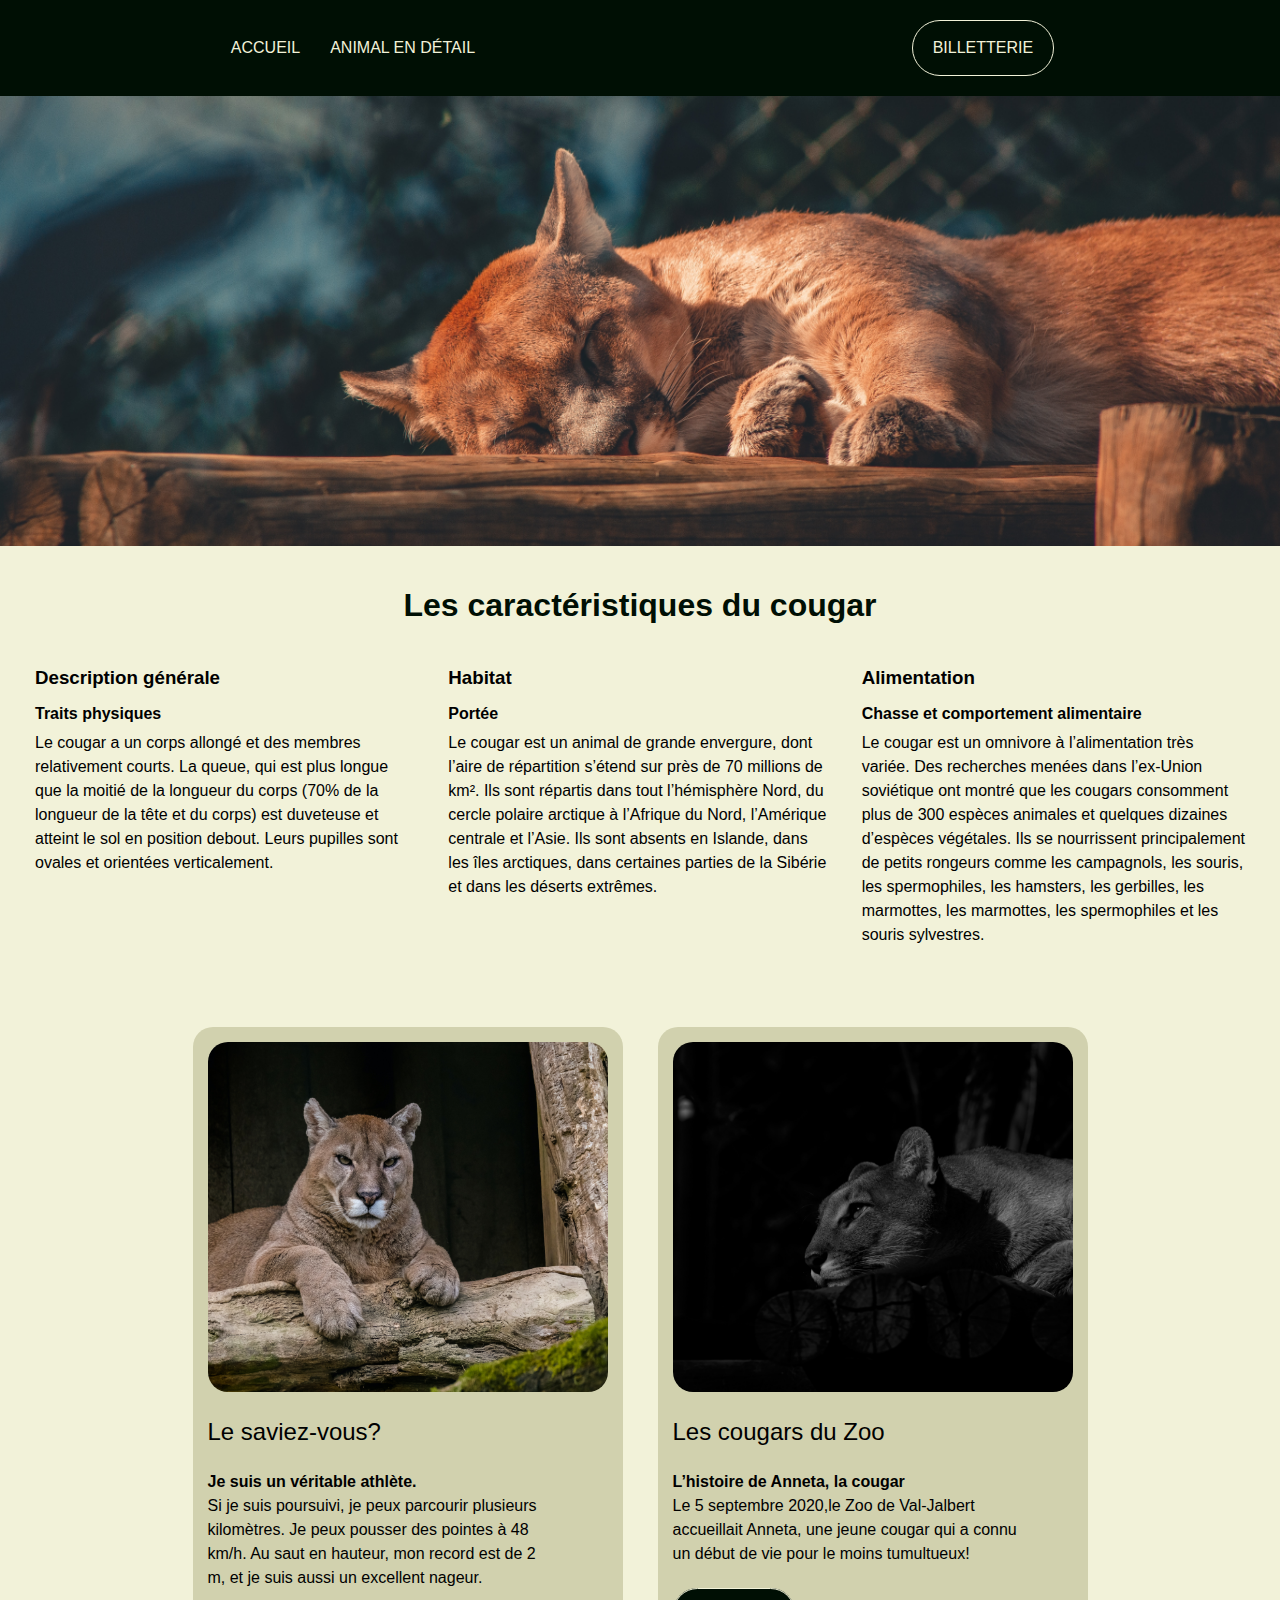
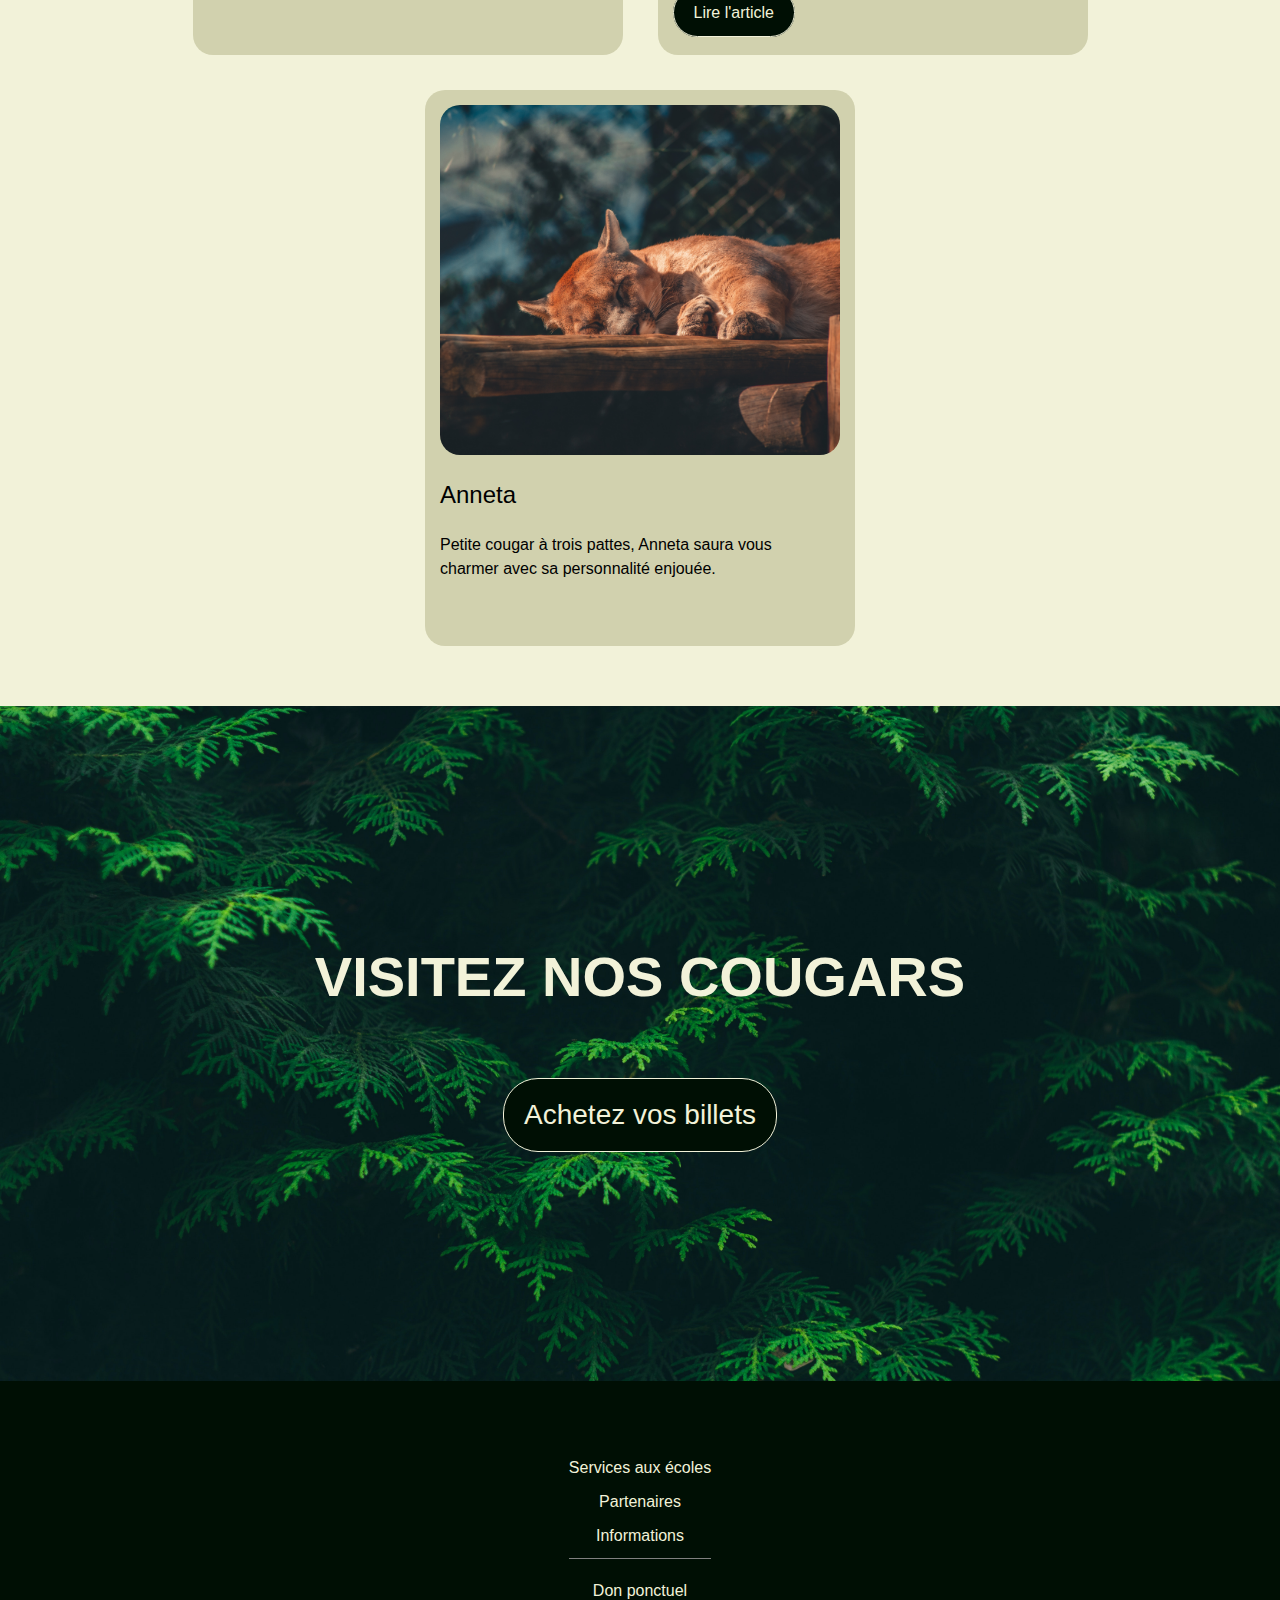
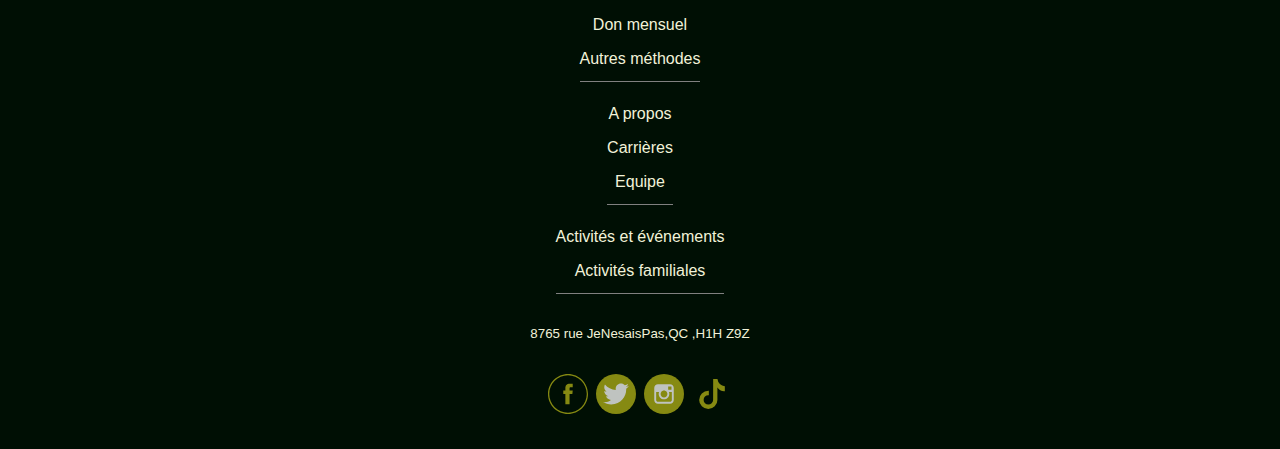
<file: animal-en-detail.html>
<!DOCTYPE html>
<html lang="en">

<head>
    <meta charset="UTF-8">
    <meta http-equiv="X-UA-Compatible" content="IE=edge">
    <meta name="viewport" content="width=device-width, initial-scale=1.0">
    <title>Zoo Val-Jalbert</title>
    <link rel="stylesheet" href="https://cdn.jsdelivr.net/npm/swiper/swiper-bundle.min.css">
    <link rel="stylesheet" href="./assets/main.css">
</head>

<body>
    <input class = "gachette-menu-mobile" type="checkbox" >
    <nav> 
        <div class="logo"> 
            <svg xmlns="http://www.w3.org/2000/svg" enable-background="new 0 0 66 66" viewBox="0 0 66 66"><path fill="#f5d8a7" d="M50.36,7.53c-8.07-4.46-29.57-2.72-29.57-2.72l-1.27-1.34c0,0-6.11,0.82-8.56,3.17C8.5,8.99,5,9.95,5,9.95c1.53,4.62,6.06,4.07,6.06,4.07c20.77,0.74,16.64,15.75,15.72,18.48h7.01c0.13-0.43,0.28-0.87,0.44-1.3c2.81-7.48,8.79-12.15,13.36-10.43c3.55,1.34,5.2,6.14,4.43,11.73h6.31C67.44,17.48,50.36,7.53,50.36,7.53z"/><path d="M50.36,7.53c-8.07-4.46-29.57-2.72-29.57-2.72l-1.27-1.34c0,0-6.11,0.82-8.57,3.17c-0.72,0.69-1.53,1.25-2.31,1.71v0.13c2.83-1.47,6.88-2.01,6.88-2.01l1.27,1.34c0,0,21.5-1.75,29.57,2.72c0,0,14.82,8.64,9.47,21.97h2.5C67.44,17.48,50.36,7.53,50.36,7.53z" opacity=".1"/><path fill="#d5bd92" d="M27.69 25.71c-.26-3.61-1.93-7.68-7.41-9.95.07 2.97-.52 9.62-6.15 16.74h9.27L27.69 25.71zM47.58 20.77c-2.07-.78-4.44-.24-6.66 1.28.04 6.44-2.16 10.45-2.16 10.45h8.59l3.79-8.15C50.35 22.64 49.15 21.36 47.58 20.77z"/><polygon fill="#fff" points="5.27 32.51 63.73 32.51 55.68 45.09 52.18 42.74 38.22 59.41 29.46 48.49 24.62 51.24 16.21 40.78 13.03 41.95"/><polygon points="40.22 55.41 31.46 44.49 26.62 47.24 18.21 36.78 15.03 37.95 10.56 32.51 5.27 32.51 13.03 41.95 16.21 40.78 24.62 51.24 29.46 48.49 38.22 59.41 40.73 56.41 40.73 54.8" opacity=".05"/><polygon fill="#8e70b8" points="60.52 37.53 55.68 45.09 52.18 42.74 38.22 59.41 29.46 48.49 24.62 51.24 16.21 40.78 13.03 41.95 9.4 37.53 2 37.53 2 62.53 64 62.53 64 37.53"/><rect width="4" height="25" x="2" y="37.53" opacity=".1"/><path fill="none" stroke="#263238" stroke-linecap="round" stroke-linejoin="round" stroke-miterlimit="10" stroke-width="2" d="M50.36,7.53c-8.07-4.46-29.57-2.72-29.57-2.72l-1.27-1.34c0,0-6.11,0.82-8.56,3.17C8.5,8.99,5,9.95,5,9.95c1.53,4.62,6.06,4.07,6.06,4.07c20.77,0.74,16.64,15.75,15.72,18.48h7.01c0.13-0.43,0.28-0.87,0.44-1.3c2.81-7.48,8.79-12.15,13.36-10.43c3.55,1.34,5.2,6.14,4.43,11.73h6.31C67.44,17.48,50.36,7.53,50.36,7.53z"/><path fill="none" stroke="#263238" stroke-linecap="round" stroke-linejoin="round" stroke-miterlimit="10" stroke-width="2" d="M27.69 25.71c-.26-3.61-1.93-7.68-7.41-9.95.07 2.97-.52 9.62-6.15 16.74h9.27L27.69 25.71zM47.58 20.77c-2.07-.78-4.44-.24-6.66 1.28.04 6.44-2.16 10.45-2.16 10.45h8.59l3.79-8.15C50.35 22.64 49.15 21.36 47.58 20.77z"/><circle cx="13" cy="8.53" r="1" fill="#263238"/><polygon fill="none" stroke="#263238" stroke-linecap="round" stroke-linejoin="round" stroke-miterlimit="10" stroke-width="2" points="5.27 32.51 63.73 32.51 55.68 45.09 52.18 42.74 38.22 59.41 29.46 48.49 24.62 51.24 16.21 40.78 13.03 41.95"/><line x1="49" x2="42.11" y1="40.3" y2="48.53" fill="none" stroke="#263238" stroke-linecap="round" stroke-linejoin="round" stroke-miterlimit="10" stroke-width="2"/><line x1="34.61" x2="30.44" y1="48.53" y2="43.34" fill="none" stroke="#263238" stroke-linecap="round" stroke-linejoin="round" stroke-miterlimit="10" stroke-width="2"/><polygon fill="none" stroke="#263238" stroke-linecap="round" stroke-linejoin="round" stroke-miterlimit="10" stroke-width="2" points="60.52 37.53 55.68 45.09 52.18 42.74 38.22 59.41 29.46 48.49 24.62 51.24 16.21 40.78 13.03 41.95 9.4 37.53 2 37.53 2 62.53 64 62.53 64 37.53"/></svg>
            <small>Zoo Val-Jalbert</small>
        </div>
        <div class="nav-menu" role="menubar"> 
            <a href="#" role="menuitem">Accueil</a>
            <a href="#" role="menuitem">Animal en détail</a>
        </div>
        <div > 
            <a href="#" class="bouton billetterie" >Billetterie</a>
        </div>
    </nav>

    <main >
        <header>
            
            <section class="article-image-paragraphes"> 
                <img src="img/cougar2.jpg" alt="cougar" >
                <h1>Les caractéristiques du cougar</h1>
                <div>
                    <article> 
                        <h3>Description générale</h3>
                        <h4>Traits physiques</h4>
                        <p>Le cougar a un corps allongé et des membres relativement courts. La queue, qui est plus longue que la moitié de la longueur du corps (70% de la longueur de la tête et du corps) est duveteuse et atteint le sol en position debout. Leurs pupilles sont ovales et orientées verticalement.</p>
                    </article>
                    <article> 
                        <h3>Habitat</h3>
                        <h4>Portée</h4>
                        <p>Le cougar est un animal de grande envergure, dont l’aire de répartition s’étend sur près de 70 millions de km². Ils sont répartis dans tout l’hémisphère Nord, du cercle polaire arctique à l’Afrique du Nord, l’Amérique centrale et l’Asie. Ils sont absents en Islande, dans les îles arctiques, dans certaines parties de la Sibérie et dans les déserts extrêmes.</p>
                    </article>
                    <article> 
                        <h3>Alimentation</h3>
                        <h4>Chasse et comportement alimentaire</h4>
                        <p>Le cougar est un omnivore à l’alimentation très variée. Des recherches menées dans l’ex-Union soviétique ont montré que les cougars consomment plus de 300 espèces animales et quelques dizaines d’espèces végétales. Ils se nourrissent principalement de petits rongeurs comme les campagnols, les souris, les spermophiles, les hamsters, les gerbilles, les marmottes, les marmottes, les spermophiles et les souris sylvestres.</p>
                    </article>
                </div>
            </section>
        </header>
        
        <section class="cartes-container"> 
            <div class="carte-article">
                <img src="img/pexels-nicky-pe-7598287.jpg" alt="cougar-athlete" >
                <div>
                    <h3>Le saviez-vous?</h3>
                    <h4>Je suis un véritable athlète.</h4>
                    <p>Si je suis poursuivi, je peux parcourir plusieurs kilomètres. Je peux pousser des pointes à 48 km/h. Au saut en hauteur, mon record est de 2 m, et je suis aussi un excellent nageur.</p>
                </div>
            </div>
            <div class="carte-article">
                <img src="img/pexels-lucas-pezeta-5402944.jpg" alt="cougar-histoire" >
                <div>
                    <h3>Les cougars du Zoo</h3>
                    <h4>L’histoire de Anneta, la cougar</h4>
                    <p>Le 5 septembre 2020,le Zoo de Val-Jalbert accueillait Anneta, une jeune cougar qui a connu un début de vie pour le moins tumultueux!</p>
                    <a class="bouton" href="">Lire l'article</a>
                </div>
            </div>
            <div class="carte-article">
                <img src="img/cougar2.jpg" alt="Anneta" >
                <div>
                    <h3>Anneta</h3>
                    <p>Petite cougar à trois pattes, Anneta saura vous charmer avec sa personnalité enjouée.</p>
                </div>
            </div>
        </section>
    
        <section class="banniere">
            <img class="banniere-img header-img" src="img/pexels-oleksandr-tiupa-192136.jpg" alt="foret" >
            <div class="banniere-texte feuillage"> 
                <h1>VISITEZ NOS COUGARS</h1>
                <a class="bouton" href="#">Achetez vos billets</a>
            </div>
        </section>   
    </main>
    
     <footer>
        <div class="nav"> 
            <div class="logo"> 
                <svg xmlns="http://www.w3.org/2000/svg" enable-background="new 0 0 66 66" viewBox="0 0 66 66"><path fill="#f5d8a7" d="M50.36,7.53c-8.07-4.46-29.57-2.72-29.57-2.72l-1.27-1.34c0,0-6.11,0.82-8.56,3.17C8.5,8.99,5,9.95,5,9.95c1.53,4.62,6.06,4.07,6.06,4.07c20.77,0.74,16.64,15.75,15.72,18.48h7.01c0.13-0.43,0.28-0.87,0.44-1.3c2.81-7.48,8.79-12.15,13.36-10.43c3.55,1.34,5.2,6.14,4.43,11.73h6.31C67.44,17.48,50.36,7.53,50.36,7.53z"/><path d="M50.36,7.53c-8.07-4.46-29.57-2.72-29.57-2.72l-1.27-1.34c0,0-6.11,0.82-8.57,3.17c-0.72,0.69-1.53,1.25-2.31,1.71v0.13c2.83-1.47,6.88-2.01,6.88-2.01l1.27,1.34c0,0,21.5-1.75,29.57,2.72c0,0,14.82,8.64,9.47,21.97h2.5C67.44,17.48,50.36,7.53,50.36,7.53z" opacity=".1"/><path fill="#d5bd92" d="M27.69 25.71c-.26-3.61-1.93-7.68-7.41-9.95.07 2.97-.52 9.62-6.15 16.74h9.27L27.69 25.71zM47.58 20.77c-2.07-.78-4.44-.24-6.66 1.28.04 6.44-2.16 10.45-2.16 10.45h8.59l3.79-8.15C50.35 22.64 49.15 21.36 47.58 20.77z"/><polygon fill="#fff" points="5.27 32.51 63.73 32.51 55.68 45.09 52.18 42.74 38.22 59.41 29.46 48.49 24.62 51.24 16.21 40.78 13.03 41.95"/><polygon points="40.22 55.41 31.46 44.49 26.62 47.24 18.21 36.78 15.03 37.95 10.56 32.51 5.27 32.51 13.03 41.95 16.21 40.78 24.62 51.24 29.46 48.49 38.22 59.41 40.73 56.41 40.73 54.8" opacity=".05"/><polygon fill="#8e70b8" points="60.52 37.53 55.68 45.09 52.18 42.74 38.22 59.41 29.46 48.49 24.62 51.24 16.21 40.78 13.03 41.95 9.4 37.53 2 37.53 2 62.53 64 62.53 64 37.53"/><rect width="4" height="25" x="2" y="37.53" opacity=".1"/><path fill="none" stroke="#263238" stroke-linecap="round" stroke-linejoin="round" stroke-miterlimit="10" stroke-width="2" d="M50.36,7.53c-8.07-4.46-29.57-2.72-29.57-2.72l-1.27-1.34c0,0-6.11,0.82-8.56,3.17C8.5,8.99,5,9.95,5,9.95c1.53,4.62,6.06,4.07,6.06,4.07c20.77,0.74,16.64,15.75,15.72,18.48h7.01c0.13-0.43,0.28-0.87,0.44-1.3c2.81-7.48,8.79-12.15,13.36-10.43c3.55,1.34,5.2,6.14,4.43,11.73h6.31C67.44,17.48,50.36,7.53,50.36,7.53z"/><path fill="none" stroke="#263238" stroke-linecap="round" stroke-linejoin="round" stroke-miterlimit="10" stroke-width="2" d="M27.69 25.71c-.26-3.61-1.93-7.68-7.41-9.95.07 2.97-.52 9.62-6.15 16.74h9.27L27.69 25.71zM47.58 20.77c-2.07-.78-4.44-.24-6.66 1.28.04 6.44-2.16 10.45-2.16 10.45h8.59l3.79-8.15C50.35 22.64 49.15 21.36 47.58 20.77z"/><circle cx="13" cy="8.53" r="1" fill="#263238"/><polygon fill="none" stroke="#263238" stroke-linecap="round" stroke-linejoin="round" stroke-miterlimit="10" stroke-width="2" points="5.27 32.51 63.73 32.51 55.68 45.09 52.18 42.74 38.22 59.41 29.46 48.49 24.62 51.24 16.21 40.78 13.03 41.95"/><line x1="49" x2="42.11" y1="40.3" y2="48.53" fill="none" stroke="#263238" stroke-linecap="round" stroke-linejoin="round" stroke-miterlimit="10" stroke-width="2"/><line x1="34.61" x2="30.44" y1="48.53" y2="43.34" fill="none" stroke="#263238" stroke-linecap="round" stroke-linejoin="round" stroke-miterlimit="10" stroke-width="2"/><polygon fill="none" stroke="#263238" stroke-linecap="round" stroke-linejoin="round" stroke-miterlimit="10" stroke-width="2" points="60.52 37.53 55.68 45.09 52.18 42.74 38.22 59.41 29.46 48.49 24.62 51.24 16.21 40.78 13.03 41.95 9.4 37.53 2 37.53 2 62.53 64 62.53 64 37.53"/></svg>
                <small>Zoo Val-Jalbert</small>
            </div>

            <div class="nav-menu en-bas" role="menubar">
                <a href="#" role="menuitem">Services aux écoles</a>
                <a href="#" role="menuitem">Partenaires</a>
                <a href="#" role="menuitem">Informations</a>

            </div>
            <div class="nav-menu en-bas" role="menubar">
                <a href="#" role="menuitem">Don ponctuel </a>
                <a href="#" role="menuitem">Don mensuel</a>
                <a href="#" role="menuitem">Autres méthodes</a>
            </div>
            <div class="nav-menu en-bas" role="menubar">
                <a href="#" role="menuitem">A propos </a>
                <a href="#" role="menuitem">Carrières</a>
                <a href="#" role="menuitem">Equipe</a>
            </div>
            <div class="nav-menu en-bas" role="menubar">
                <a href="#" role="menuitem">Activités et événements</a>
                <a href="#" role="menuitem">Activités familiales</a>
            </div>
        </div>
        <small>8765 rue JeNesaisPas,QC ,H1H Z9Z</small>
        <div class="socialMedia">
            <svg xmlns="http://www.w3.org/2000/svg" viewBox="0 0 32 32" width="40" height="40">
                <path fill="rgb(179, 179, 23)" d="M13.892 24.123h3.357v-8.124h2.239l.297-2.799h-2.536l.003-1.402c0-.73.07-1.121 1.117-1.121h1.4v-2.8h-2.24c-2.69 0-3.637 1.358-3.637 3.642V13.2h-1.677V16h1.677v8.123z"/>
                <path fill="rgb(179, 179, 23)" d="M16 1c8.271 0 15 6.729 15 15s-6.729 15-15 15S1 24.271 1 16 7.729 1 16 1m0-1C7.163 0 0 7.163 0 16s7.163 16 16 16 16-7.163 16-16S24.837 0 16 0z"></path>
            </svg>
            <svg xmlns="http://www.w3.org/2000/svg" width="40" height="40" viewBox="126.444 2.281 589 589">
                <circle cx="420.944" cy="296.781" r="294.5" fill="rgb(179, 179, 23)"/>
                <path fill="#fff" d="M609.773 179.634c-13.891 6.164-28.811 10.331-44.498 12.204 16.01-9.587 28.275-24.779 34.066-42.86a154.78 154.78 0 0 1-49.209 18.801c-14.125-15.056-34.267-24.456-56.551-24.456-42.773 0-77.462 34.675-77.462 77.473 0 6.064.683 11.98 1.996 17.66-64.389-3.236-121.474-34.079-159.684-80.945-6.672 11.446-10.491 24.754-10.491 38.953 0 26.875 13.679 50.587 34.464 64.477a77.122 77.122 0 0 1-35.097-9.686v.979c0 37.54 26.701 68.842 62.145 75.961-6.511 1.784-13.344 2.716-20.413 2.716-4.998 0-9.847-.473-14.584-1.364 9.859 30.769 38.471 53.166 72.363 53.799-26.515 20.785-59.925 33.175-96.212 33.175-6.25 0-12.427-.373-18.491-1.104 34.291 21.988 75.006 34.824 118.759 34.824 142.496 0 220.428-118.052 220.428-220.428 0-3.361-.074-6.697-.236-10.021a157.855 157.855 0 0 0 38.707-40.158z"/>
            </svg>
            <svg xmlns="http://www.w3.org/2000/svg" width="40" height="40" viewBox="49.605 0 2834.65 2834.649">
                <circle cx="1466.93" cy="1417.324" r="1417.324" fill="rgb(179, 179, 23)"/>
                <path fill="#fff" d="M1892.128 726.379h-850.395c-147.639 0-265.749 118.11-265.749 265.749v850.394c0 147.639 118.11 265.748 265.749 265.748h850.395c147.638 0 265.749-118.109 265.749-265.748V992.127c0-147.638-118.112-265.748-265.749-265.748zm76.772 159.449h29.527V1122.048h-236.221v-236.22H1968.9zm-696.851 389.765c41.338-59.056 118.11-100.395 194.882-100.395s153.544 41.339 194.882 100.395c29.527 41.338 47.244 88.582 47.244 141.732 0 135.826-112.205 242.126-242.126 242.126-129.922 0-242.126-106.299-242.126-242.126-.001-53.15 17.716-100.394 47.244-141.732zm750.001 566.929c0 70.867-59.056 129.922-129.922 129.922h-850.395c-70.866 0-129.922-59.055-129.922-129.922v-566.929h206.693c-17.717 41.338-29.527 94.488-29.527 141.732 0 206.693 171.26 377.953 377.953 377.953s377.953-171.26 377.953-377.953c0-47.244-11.812-100.395-29.527-141.732h206.692l.002 566.929z"/>
            </svg> 
            <svg xmlns="http://www.w3.org/2000/svg" viewBox="0 0 24 24" width="40px" height="40px" fill="#b3b317">
                <path d="M6.977 15.532a2.791 2.791 0 0 0 2.791 2.792 2.859 2.859 0 0 0 2.9-2.757L12.7 3h2.578A4.8 4.8 0 0 0 19.7 7.288v2.995a4.676 4.676 0 0 1-.443.022 4.8 4.8 0 0 1-4.02-2.172v7.4a5.469 5.469 0 1 1-5.469-5.469c.114 0 .226.01.338.017v2.7a2.909 2.909 0 0 0-.338-.034 2.791 2.791 0 0 0-2.791 2.785Z">
                </path>
            </svg>        
        </div>
    </footer>
</body>
</html>
</file>
<file: assets/main.css>
@import"bouton.css";
@import"nav.css";
@import"banniere.css";
@import"cartes.css";
@import"grille.css";
@import"socialMedia.css";
@import"logo.css";
@import"article-image-paragraphes.css";
@import"texte-image.css";
@import"swiper.css";
@import"texte-image.css";

:root {
    /*============================ */
	/* = COLORS */
	/*============================ */
		--jauneBrun:rgb(179, 179, 23);
        --jaunePale:rgb(242, 242, 217);
		--jauneMoinsPale: rgb(209, 209, 174);
		--vertFonce: rgb(0, 15, 4);

    /*============================ */
	/* = SPACING */
	/*============================ */
		--spacing-pico:      0.1rem;
		--spacing-nano:      0.3rem;
		--spacing-micro:     .5rem;
		/*--- */
		--spacing-thinnest:  1rem;
		--spacing-thinner:   1.5rem;
		--spacing-thin:      2rem;
		--spacing-broad:     4rem;
		--spacing-broader:   6rem;
		--spacing-broadest:  8rem;
		--spacing-large:     10rem;
		--spacing-larger:    12rem;
		--spacing-largest:   16rem;
		/*--- */
		--spacing-mega:      24rem;
		--spacing-giga:      54rem;
		--spacing-tera:      78rem;

    /*========================= */
	/* = FONT-SIZE */
	/*========================= */
		--font-miniature:  10px;
		--font-shortest:   12px;
		--font-shorter:    14px;
		--font-short:      15px;
		--font-current:    16px;
		--font-tall:       21px;
		--font-taller:     28px;
		--font-tallest:    38px;
		--font-huge:       46px;
		--font-huger:      80px;
		--font-hugest:     80px;
		--font-giant:      120px;
    /*========================= */
	/* = LINE-HEIGHT */
	/*========================= */
    --line-height-perfect:      1em;
    --line-height-compressed:   1.0em;
    --line-height-tightest:     1.26875em;
    --line-height-tighter:      1.62875em;
    --line-height-tight:        1.74285em;
    --line-height-normal:       2.375em;
    --line-height-loose:        3.6em;
    --line-height-looser:       4.2em;
    --line-height-loosest:      5.0em;
} 


/* règles générales */
* {
    margin: 0;
    padding: 0;
}

html {
    font-family:Verdana, Geneva, Tahoma, sans-serif;
    line-height: 1.5;
    font-weight: 100;
}

body {
    background-color: var(--jaunePale);
    display: flex;
    flex-direction: column;
}
header h1{
    padding-top:35px;
}
main> *+*{
    margin-top: 60px;
}
h1{
    text-align: center;
    color:rgb(0, 15, 4);
    font-size: 2em;
    padding-bottom: 35px;
} 
a {
    text-decoration: none;
}

img{
    object-fit: cover;
}
select{
    display: flex;
    margin-top: 25px;
    padding:20px;
    margin: 0 auto;

    max-width: 500px;
    color:rgb(0, 15, 4);
    background-color: var(--jauneMoinsPale);
    border:1px solid rgb(0, 15, 4);
    border-radius: 15px;

    text-align: center;
    font-size: large;
}
footer{
    display: flex;
    flex-direction: column;

    gap:30px;
    padding-top: 35px;
    padding-bottom:35px;

    background-color: var(--vertFonce);
    color:var(--jaunePale);
    
}
footer>small{
    display: flex;
    justify-content:center;
    align-self: center;
}
@media screen and (max-width:800px) {
    h1{
        font-size: var(--font-tall);
        padding-left: 5px;
        padding-right: 5px;
    }
    main> *+*{
        margin-top: 30px;
    }
    footer{
        padding-top: 5px;
    }
    select{
        max-width:80%;
    }
}
</file>
